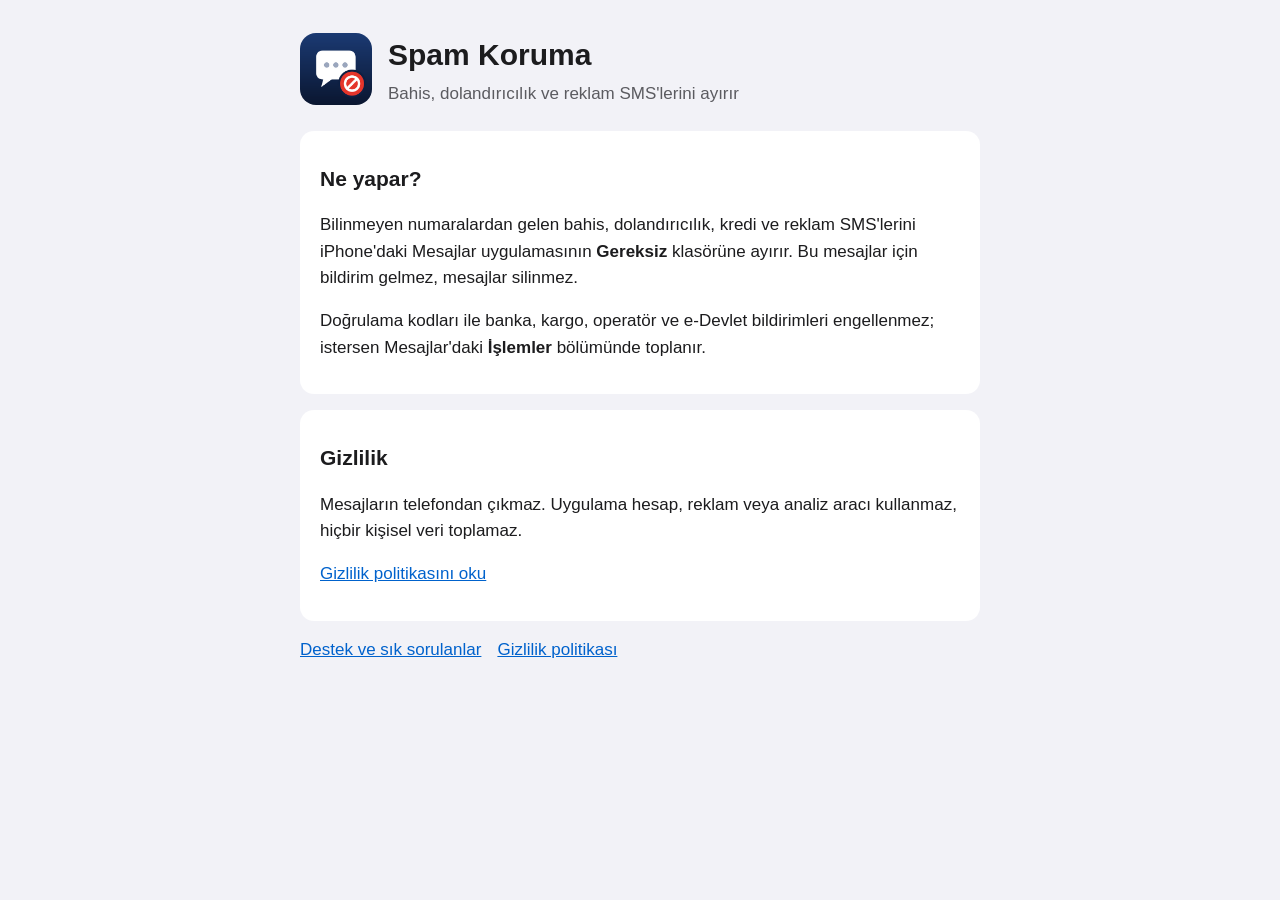
<file: docs/index.html>
<!DOCTYPE html>
<html lang="tr"><head><meta charset="utf-8"><meta name="viewport" content="width=device-width,initial-scale=1">
<title>Spam Koruma: SMS Engelleyici</title><link rel="stylesheet" href="style.css"></head>
<body><main>
<header><img src="icon.png" alt=""><div><h1>Spam Koruma</h1><p class="sub">Bahis, dolandırıcılık ve reklam SMS'lerini ayırır</p></div></header>
<section>
<h2>Ne yapar?</h2>
<p>Bilinmeyen numaralardan gelen bahis, dolandırıcılık, kredi ve reklam SMS'lerini iPhone'daki Mesajlar uygulamasının <strong>Gereksiz</strong> klasörüne ayırır. Bu mesajlar için bildirim gelmez, mesajlar silinmez.</p>
<p>Doğrulama kodları ile banka, kargo, operatör ve e-Devlet bildirimleri engellenmez; istersen Mesajlar'daki <strong>İşlemler</strong> bölümünde toplanır.</p>
</section>
<section>
<h2>Gizlilik</h2>
<p>Mesajların telefondan çıkmaz. Uygulama hesap, reklam veya analiz aracı kullanmaz, hiçbir kişisel veri toplamaz.</p>
<p><a href="gizlilik/">Gizlilik politikasını oku</a></p>
</section>
<nav><a href="destek/">Destek ve sık sorulanlar</a><a href="gizlilik/">Gizlilik politikası</a></nav>
</main></body></html>
</file>
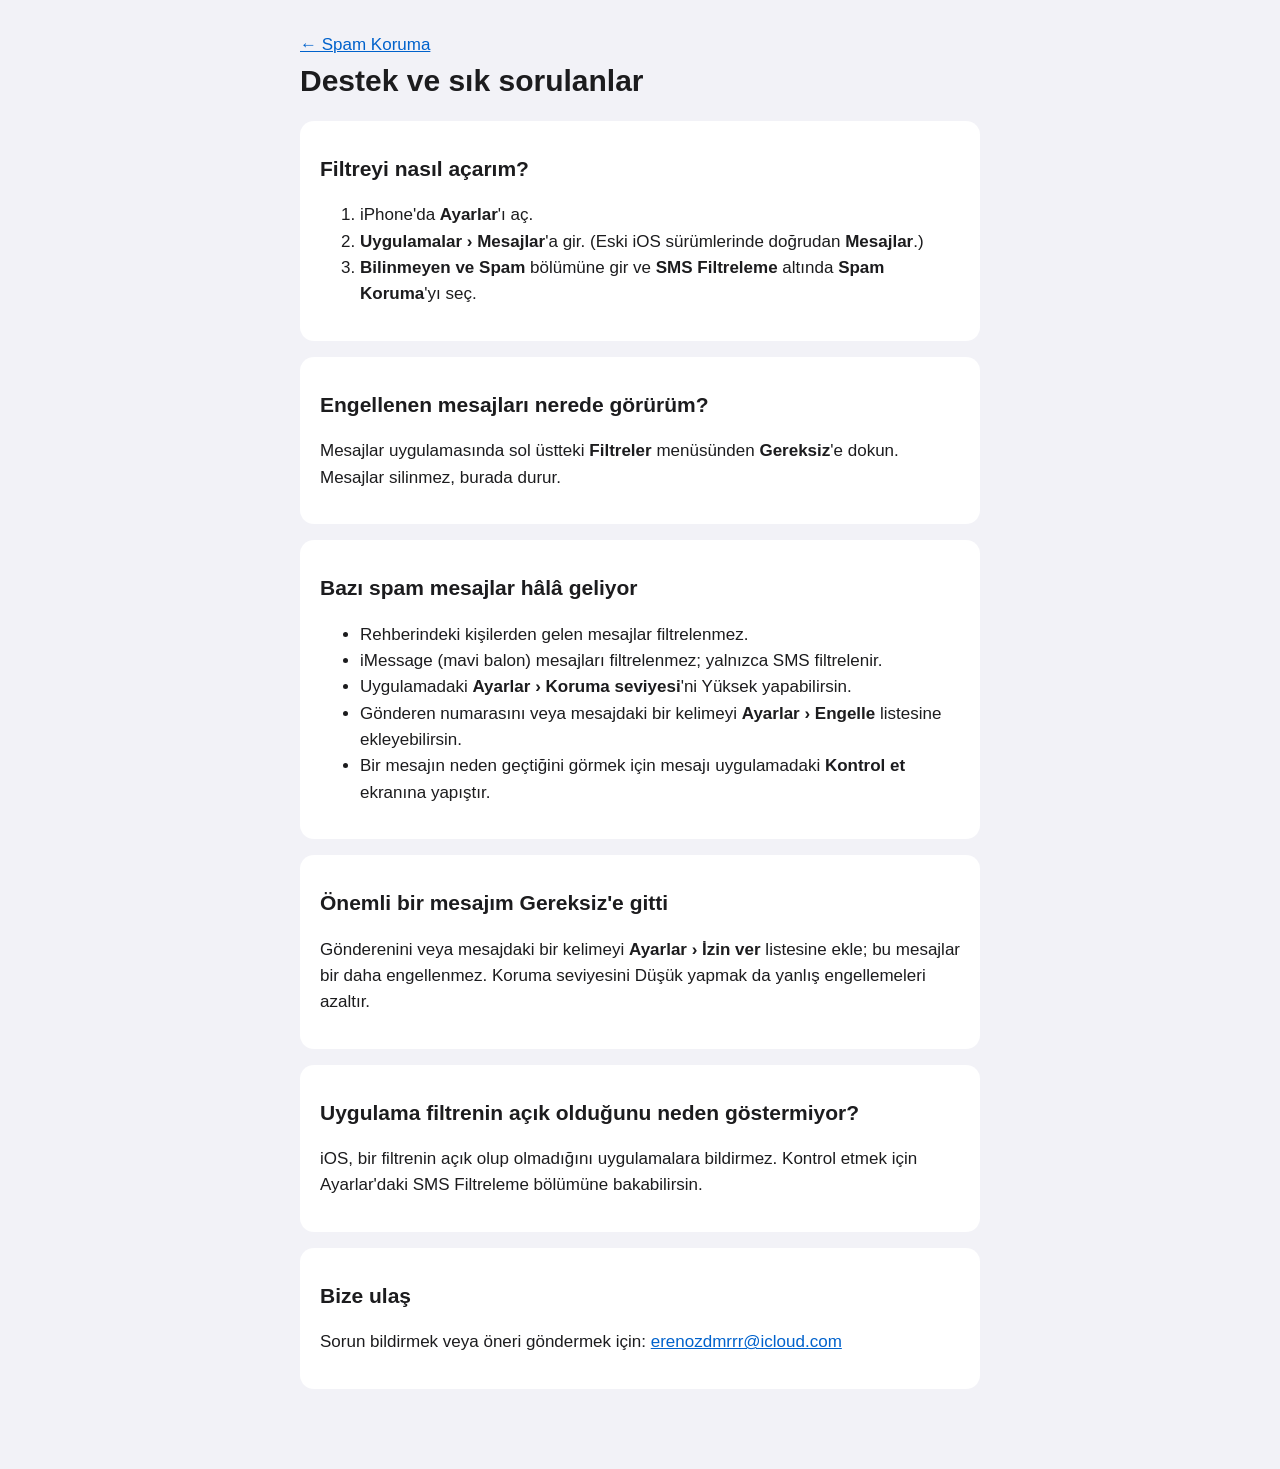
<file: docs/destek/index.html>
<!DOCTYPE html>
<html lang="tr"><head><meta charset="utf-8"><meta name="viewport" content="width=device-width,initial-scale=1">
<title>Destek · Spam Koruma</title><link rel="stylesheet" href="../style.css"></head>
<body><main>
<nav><a href="../">← Spam Koruma</a></nav>
<h1>Destek ve sık sorulanlar</h1>

<section>
<h2>Filtreyi nasıl açarım?</h2>
<ol>
<li>iPhone'da <strong>Ayarlar</strong>'ı aç.</li>
<li><strong>Uygulamalar › Mesajlar</strong>'a gir. (Eski iOS sürümlerinde doğrudan <strong>Mesajlar</strong>.)</li>
<li><strong>Bilinmeyen ve Spam</strong> bölümüne gir ve <strong>SMS Filtreleme</strong> altında <strong>Spam Koruma</strong>'yı seç.</li>
</ol>
</section>

<section>
<h2>Engellenen mesajları nerede görürüm?</h2>
<p>Mesajlar uygulamasında sol üstteki <strong>Filtreler</strong> menüsünden <strong>Gereksiz</strong>'e dokun. Mesajlar silinmez, burada durur.</p>
</section>

<section>
<h2>Bazı spam mesajlar hâlâ geliyor</h2>
<ul>
<li>Rehberindeki kişilerden gelen mesajlar filtrelenmez.</li>
<li>iMessage (mavi balon) mesajları filtrelenmez; yalnızca SMS filtrelenir.</li>
<li>Uygulamadaki <strong>Ayarlar › Koruma seviyesi</strong>'ni Yüksek yapabilirsin.</li>
<li>Gönderen numarasını veya mesajdaki bir kelimeyi <strong>Ayarlar › Engelle</strong> listesine ekleyebilirsin.</li>
<li>Bir mesajın neden geçtiğini görmek için mesajı uygulamadaki <strong>Kontrol et</strong> ekranına yapıştır.</li>
</ul>
</section>

<section>
<h2>Önemli bir mesajım Gereksiz'e gitti</h2>
<p>Gönderenini veya mesajdaki bir kelimeyi <strong>Ayarlar › İzin ver</strong> listesine ekle; bu mesajlar bir daha engellenmez. Koruma seviyesini Düşük yapmak da yanlış engellemeleri azaltır.</p>
</section>

<section>
<h2>Uygulama filtrenin açık olduğunu neden göstermiyor?</h2>
<p>iOS, bir filtrenin açık olup olmadığını uygulamalara bildirmez. Kontrol etmek için Ayarlar'daki SMS Filtreleme bölümüne bakabilirsin.</p>
</section>

<section>
<h2>Bize ulaş</h2>
<p>Sorun bildirmek veya öneri göndermek için: <a href="mailto:erenozdmrrr@icloud.com">erenozdmrrr@icloud.com</a></p>
</section>
</main></body></html>
</file>
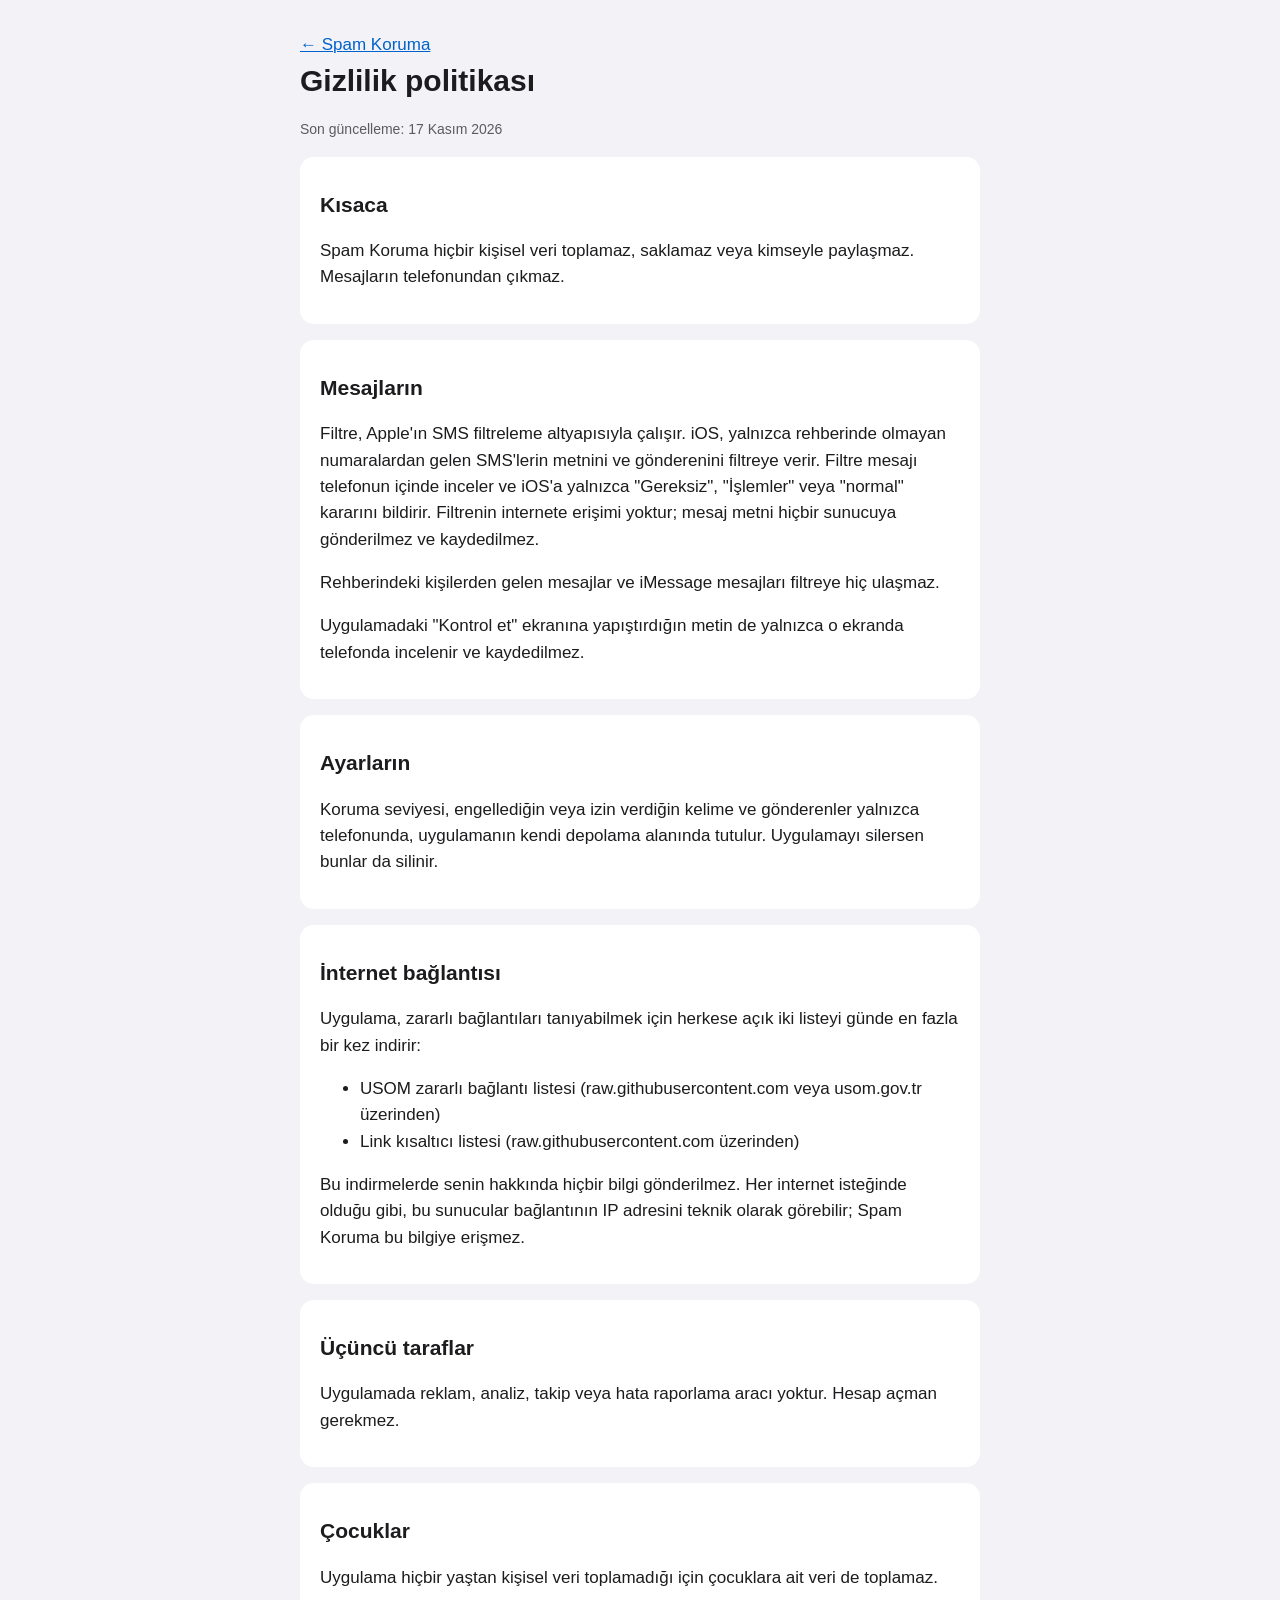
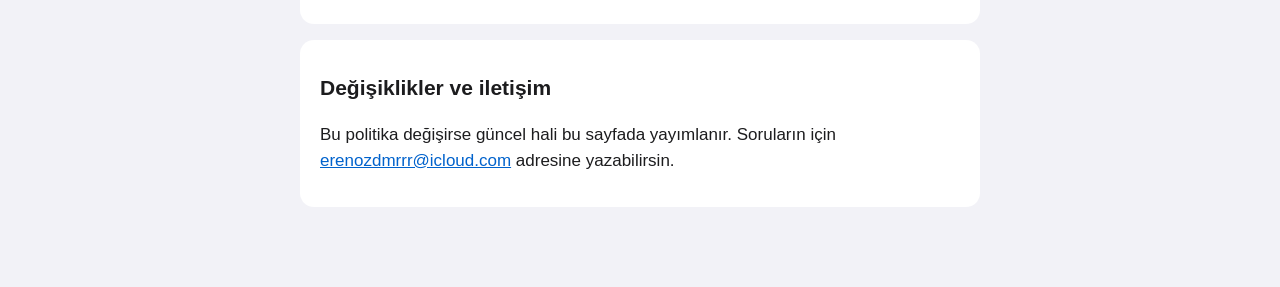
<file: docs/gizlilik/index.html>
<!DOCTYPE html>
<html lang="tr"><head><meta charset="utf-8"><meta name="viewport" content="width=device-width,initial-scale=1">
<title>Gizlilik politikası · Spam Koruma</title><link rel="stylesheet" href="../style.css"></head>
<body><main>
<nav><a href="../">← Spam Koruma</a></nav>
<h1>Gizlilik politikası</h1>
<p class="small">Son güncelleme: 17 Kasım 2026</p>

<section>
<h2>Kısaca</h2>
<p>Spam Koruma hiçbir kişisel veri toplamaz, saklamaz veya kimseyle paylaşmaz. Mesajların telefonundan çıkmaz.</p>
</section>

<section>
<h2>Mesajların</h2>
<p>Filtre, Apple'ın SMS filtreleme altyapısıyla çalışır. iOS, yalnızca rehberinde olmayan numaralardan gelen SMS'lerin metnini ve gönderenini filtreye verir. Filtre mesajı telefonun içinde inceler ve iOS'a yalnızca "Gereksiz", "İşlemler" veya "normal" kararını bildirir. Filtrenin internete erişimi yoktur; mesaj metni hiçbir sunucuya gönderilmez ve kaydedilmez.</p>
<p>Rehberindeki kişilerden gelen mesajlar ve iMessage mesajları filtreye hiç ulaşmaz.</p>
<p>Uygulamadaki "Kontrol et" ekranına yapıştırdığın metin de yalnızca o ekranda telefonda incelenir ve kaydedilmez.</p>
</section>

<section>
<h2>Ayarların</h2>
<p>Koruma seviyesi, engellediğin veya izin verdiğin kelime ve gönderenler yalnızca telefonunda, uygulamanın kendi depolama alanında tutulur. Uygulamayı silersen bunlar da silinir.</p>
</section>

<section>
<h2>İnternet bağlantısı</h2>
<p>Uygulama, zararlı bağlantıları tanıyabilmek için herkese açık iki listeyi günde en fazla bir kez indirir:</p>
<ul>
<li>USOM zararlı bağlantı listesi (raw.githubusercontent.com veya usom.gov.tr üzerinden)</li>
<li>Link kısaltıcı listesi (raw.githubusercontent.com üzerinden)</li>
</ul>
<p>Bu indirmelerde senin hakkında hiçbir bilgi gönderilmez. Her internet isteğinde olduğu gibi, bu sunucular bağlantının IP adresini teknik olarak görebilir; Spam Koruma bu bilgiye erişmez.</p>
</section>

<section>
<h2>Üçüncü taraflar</h2>
<p>Uygulamada reklam, analiz, takip veya hata raporlama aracı yoktur. Hesap açman gerekmez.</p>
</section>

<section>
<h2>Çocuklar</h2>
<p>Uygulama hiçbir yaştan kişisel veri toplamadığı için çocuklara ait veri de toplamaz.</p>
</section>

<section>
<h2>Değişiklikler ve iletişim</h2>
<p>Bu politika değişirse güncel hali bu sayfada yayımlanır. Soruların için <a href="mailto:erenozdmrrr@icloud.com">erenozdmrrr@icloud.com</a> adresine yazabilirsin.</p>
</section>
</main></body></html>
</file>
<file: docs/style.css>
:root{color-scheme:light dark;--bg:#f2f2f7;--card:#fff;--text:#1c1c1e;--muted:#5b5b60;--link:#0062cc}
@media (prefers-color-scheme:dark){:root{--bg:#000;--card:#1c1c1e;--text:#f2f2f7;--muted:#aeaeb2;--link:#5aa9ff}}
*{box-sizing:border-box}body{margin:0;font:17px/1.55 -apple-system,BlinkMacSystemFont,"Segoe UI",Roboto,sans-serif;background:var(--bg);color:var(--text)}
main{max-width:720px;margin:0 auto;padding:32px 20px 64px}
header{display:flex;align-items:center;gap:16px;margin-bottom:24px}
header img{width:72px;height:72px;border-radius:16px}
h1{font-size:30px;margin:0}h2{font-size:21px;margin:28px 0 8px}
.sub{color:var(--muted);margin:2px 0 0}
section{background:var(--card);border-radius:14px;padding:4px 20px 16px;margin:16px 0}
a{color:var(--link)}nav a{margin-right:16px}
.small{color:var(--muted);font-size:14px}
</file>
